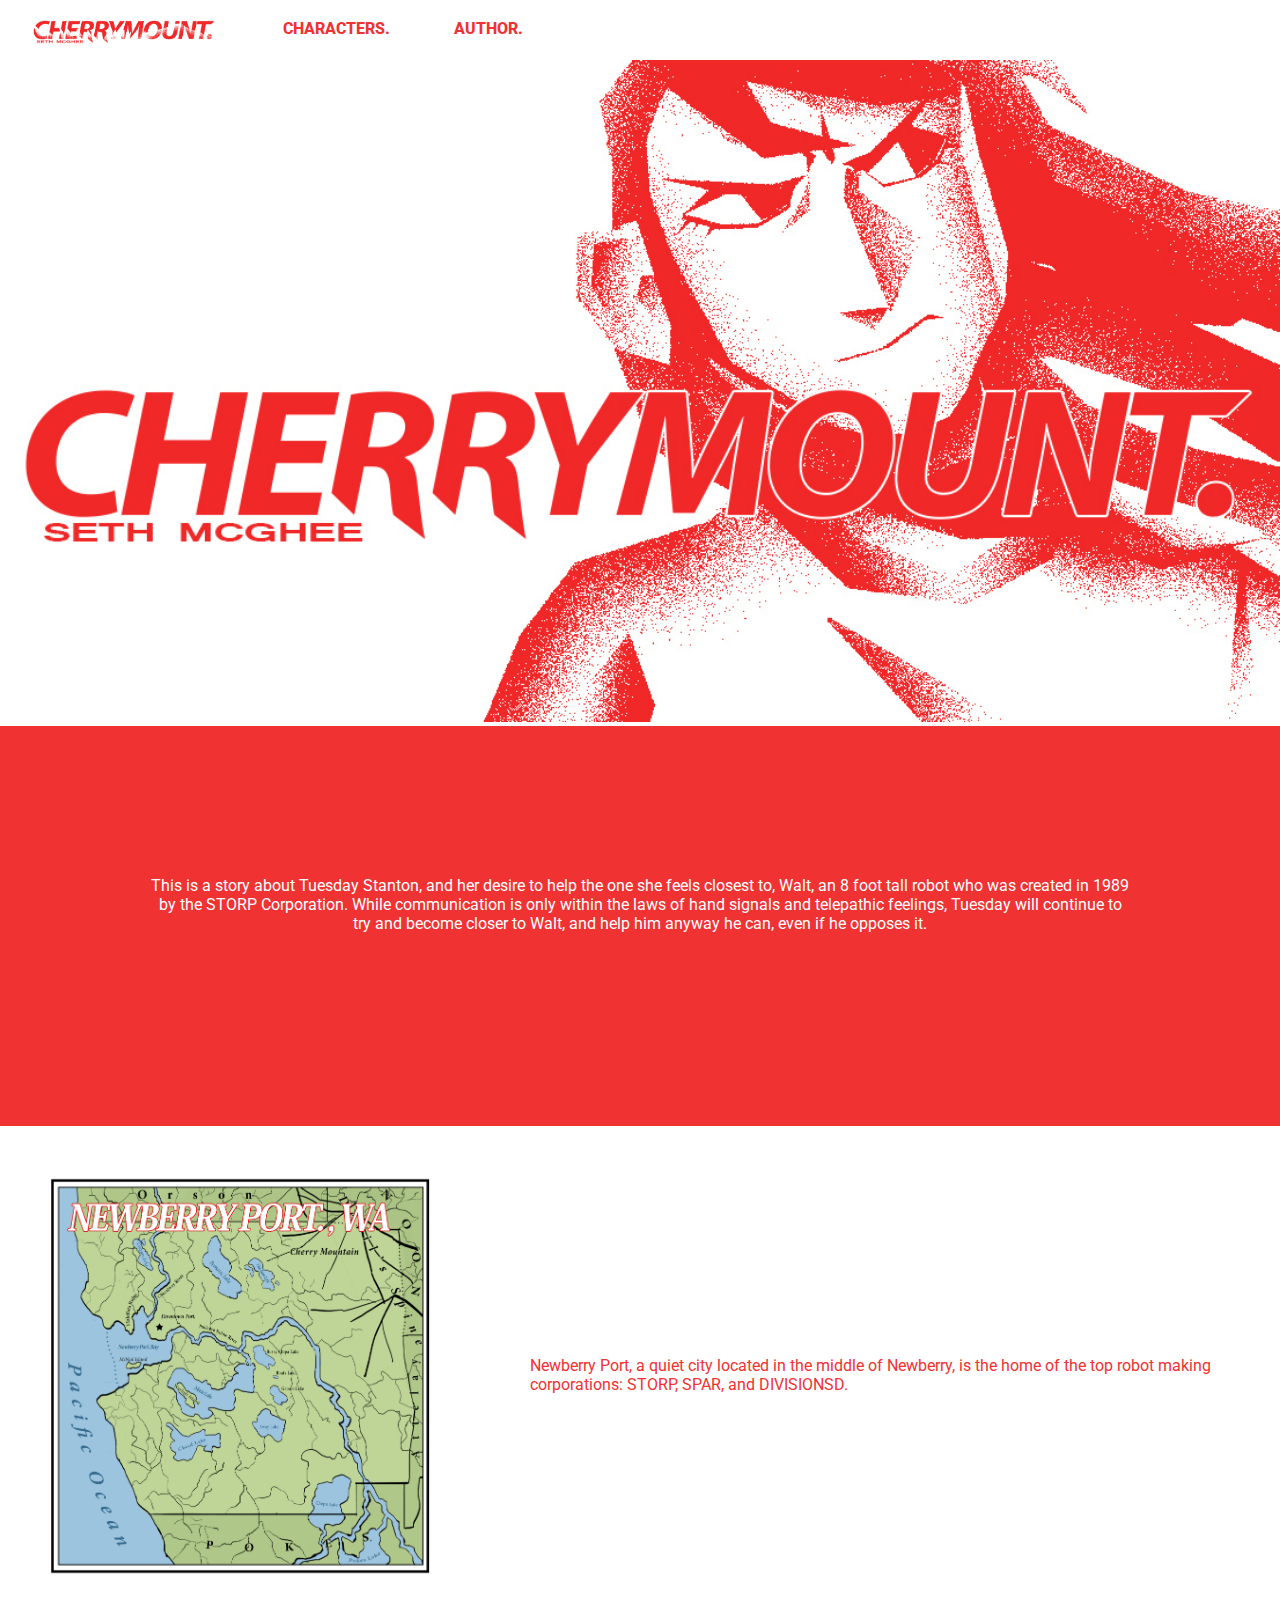
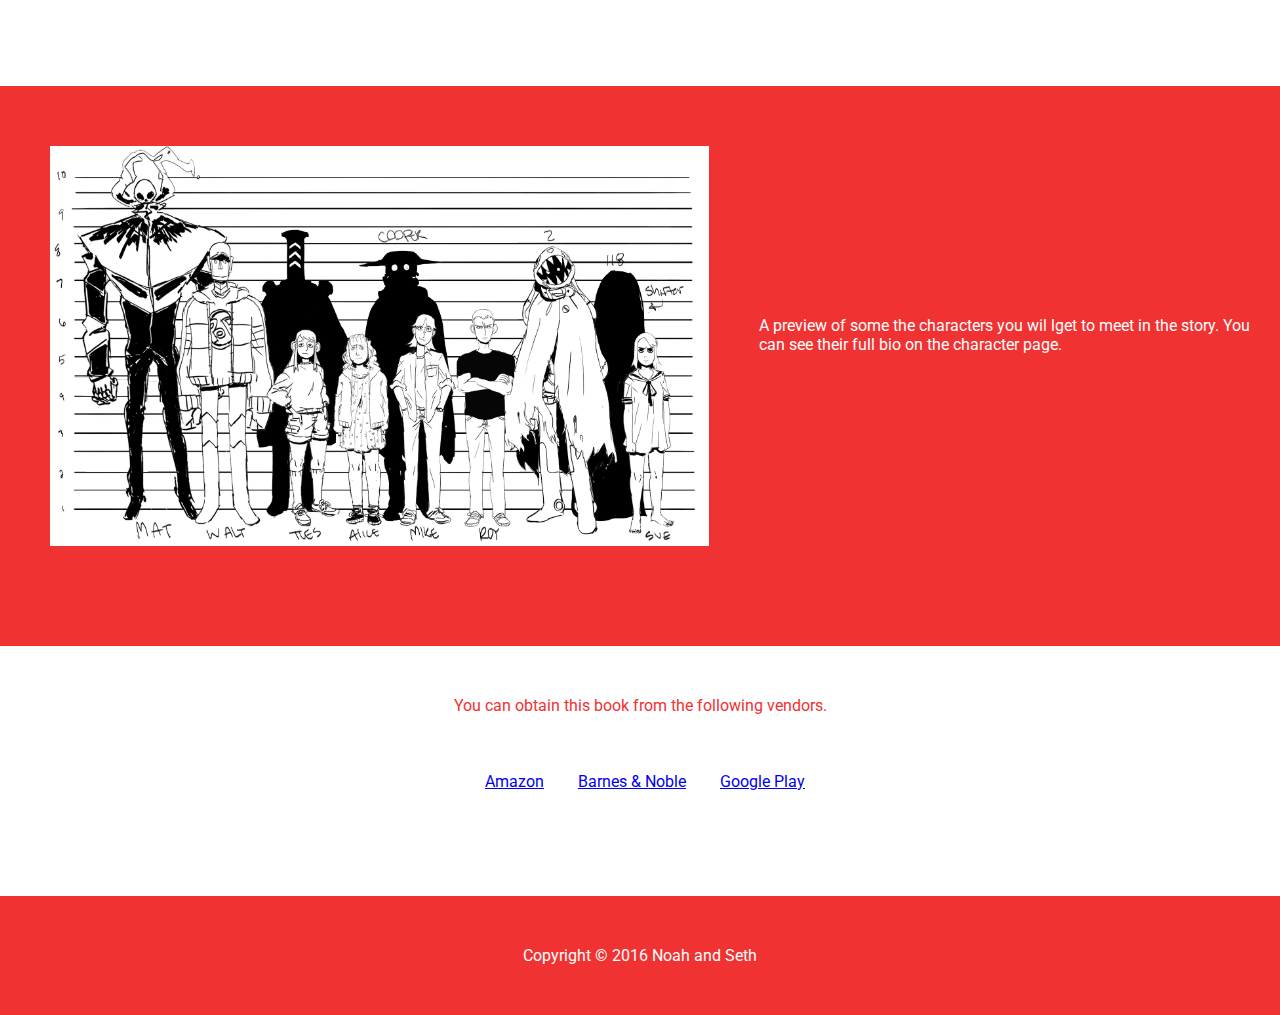
<file: index.html>
<!DOCTYPE html>
<html lang="en">
    <head>
        <meta charset="UTF-8" />
        <title>Cherry Mount</title>
        <link href="https://fonts.googleapis.com/css?family=Roboto" rel="stylesheet">
        <link rel="stylesheet" type="text/css" href="stylesheet.css">
        <link rel="icon" href="logo/favicon.ico" type="image/ico" sizes="16x16">
    </head>
    <body>
        <nav class="navigation">
            <a href="index.html"><img class="logo" src="logo/CMtitleBLOG.jpg" height="30px" width="auto" alt="Picture of Logo"></a>
            <a href="characters.html">CHARACTERS.</a>
            <a href="author.html">AUTHOR.</a>
        </nav>
        <header>
            <img src="logo/CMtitleTUES.jpg" alt="Image of the Logo with Tuesday in it">
        </header>
        <section id="story">
            <p>This is a story about Tuesday Stanton, and her desire to help the one she feels closest to, Walt, an 8 foot tall robot who was created in 1989 by the STORP Corporation.  While communication is only within the laws of hand signals and telepathic feelings, Tuesday will continue to try and become closer to Walt, and help him anyway he can, even if he opposes it.</p>
        </section>
        <section id="newberry">
            <img src="pictures/NEWBERRYMAP.jpg" alt="Image of Newberry Port, the main city the story takes place in.">
            <p>Newberry Port, a quiet city located in the middle of Newberry, is the home of the top robot making corporations: STORP, SPAR, and DIVISIONSD. </p>
        </section>
        <section id="chars">
            <img src="pictures/CMheightscale.jpg" alt="Image of all of the characters">
            <p>A preview of some the characters you wil lget to meet in the story. You can see their full bio on the character page.</p>
        </section>
        <section id="preorder">
            <p>You can obtain this book from the following vendors.</p>
            <br>
            <br>
            <br>
            <ul>
                <li><a href="http://www.amazon.com/">Amazon</a></li>
                <li><a href="http://www.barnesandnoble.com/">Barnes & Noble</a></li>
                <li><a href="https://play.google.com/store?hl=en">Google Play</a></li>
            </ul>
        </section>
        <footer>
            <p>Copyright © 2016 Noah and Seth</p>
        </footer>
    </body>
</html>
</file>
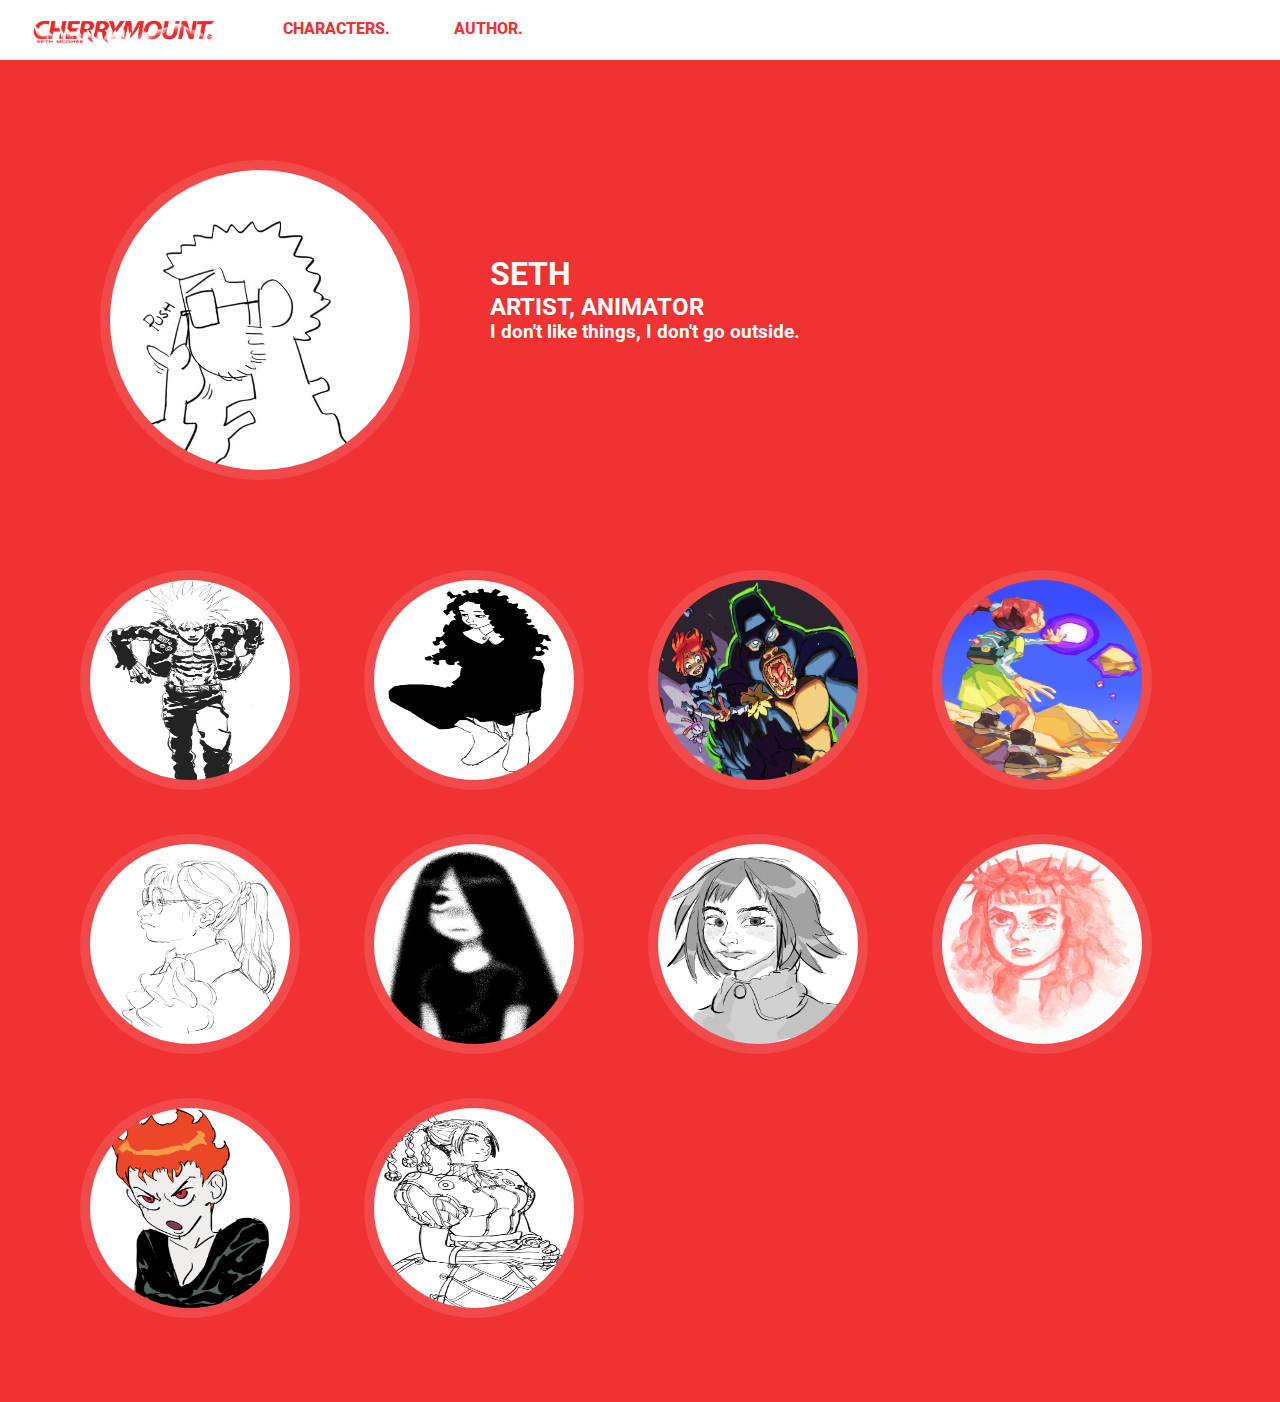
<file: author.html>
<!DOCTYPE html>
<html lang="en">
    <head>
        <meta charset="UTF-8" />
        <title>Cherry Mount - Author</title>
        <link href="https://fonts.googleapis.com/css?family=Roboto" rel="stylesheet">
        <link rel="stylesheet" type="text/css" href="stylesheet.css">
        <link rel="icon" href="logo/favicon.ico" type="image/ico" sizes="16x16">
    </head>
    <body>
        <nav class="navigation">
                <a href="index.html"><img class="logo" src="logo/CMtitleBLOG.jpg" height="30px" width="auto" alt="Picture of Logo"></a>
                <a href="characters.html">CHARACTERS.</a>
                <a href="author.html">AUTHOR.</a>
        </nav>
        <section id="author">
            <div id="about">
                <img src="works/self.jpg" alt="Image of the Author">
                <h1>SETH</h1>
                <h2>ARTIST, ANIMATOR</h2>
                <h3>I don't like things, I don't go outside.</h3>
            </div>
            <div id="works">
                <a href="works/1.png" target="_blank"><img src="works/1.png" alt="Image of Authors work"></a>
                <a href="works/2.png" target="_blank"><img src="works/2.png" alt="Image of Authors work"></a>
                <a href="works/3.png" target="_blank"><img src="works/3.png" alt="Image of Authors work"></a>
                <a href="works/4.png" target="_blank"><img src="works/4.png" alt="Image of Authors work"></a>
                <a href="works/5.png" target="_blank"><img src="works/5.png" alt="Image of Authors work"></a>
                <a href="works/6.png" target="_blank"><img src="works/6.png" alt="Image of Authors work"></a>
                <a href="works/7.png" target="_blank"><img src="works/7.png" alt="Image of Authors work"></a>
                <a href="works/8.png" target="_blank"><img src="works/8.png" alt="Image of Authors work"></a>
                <a href="works/9.png" target="_blank"><img src="works/9.png" alt="Image of Authors work"></a>
                <a href="works/10.png" target="_blank"><img src="works/10.png" alt="Image of Authors work"></a>
            </div>
        </section>
    </body>
</html>
</file>
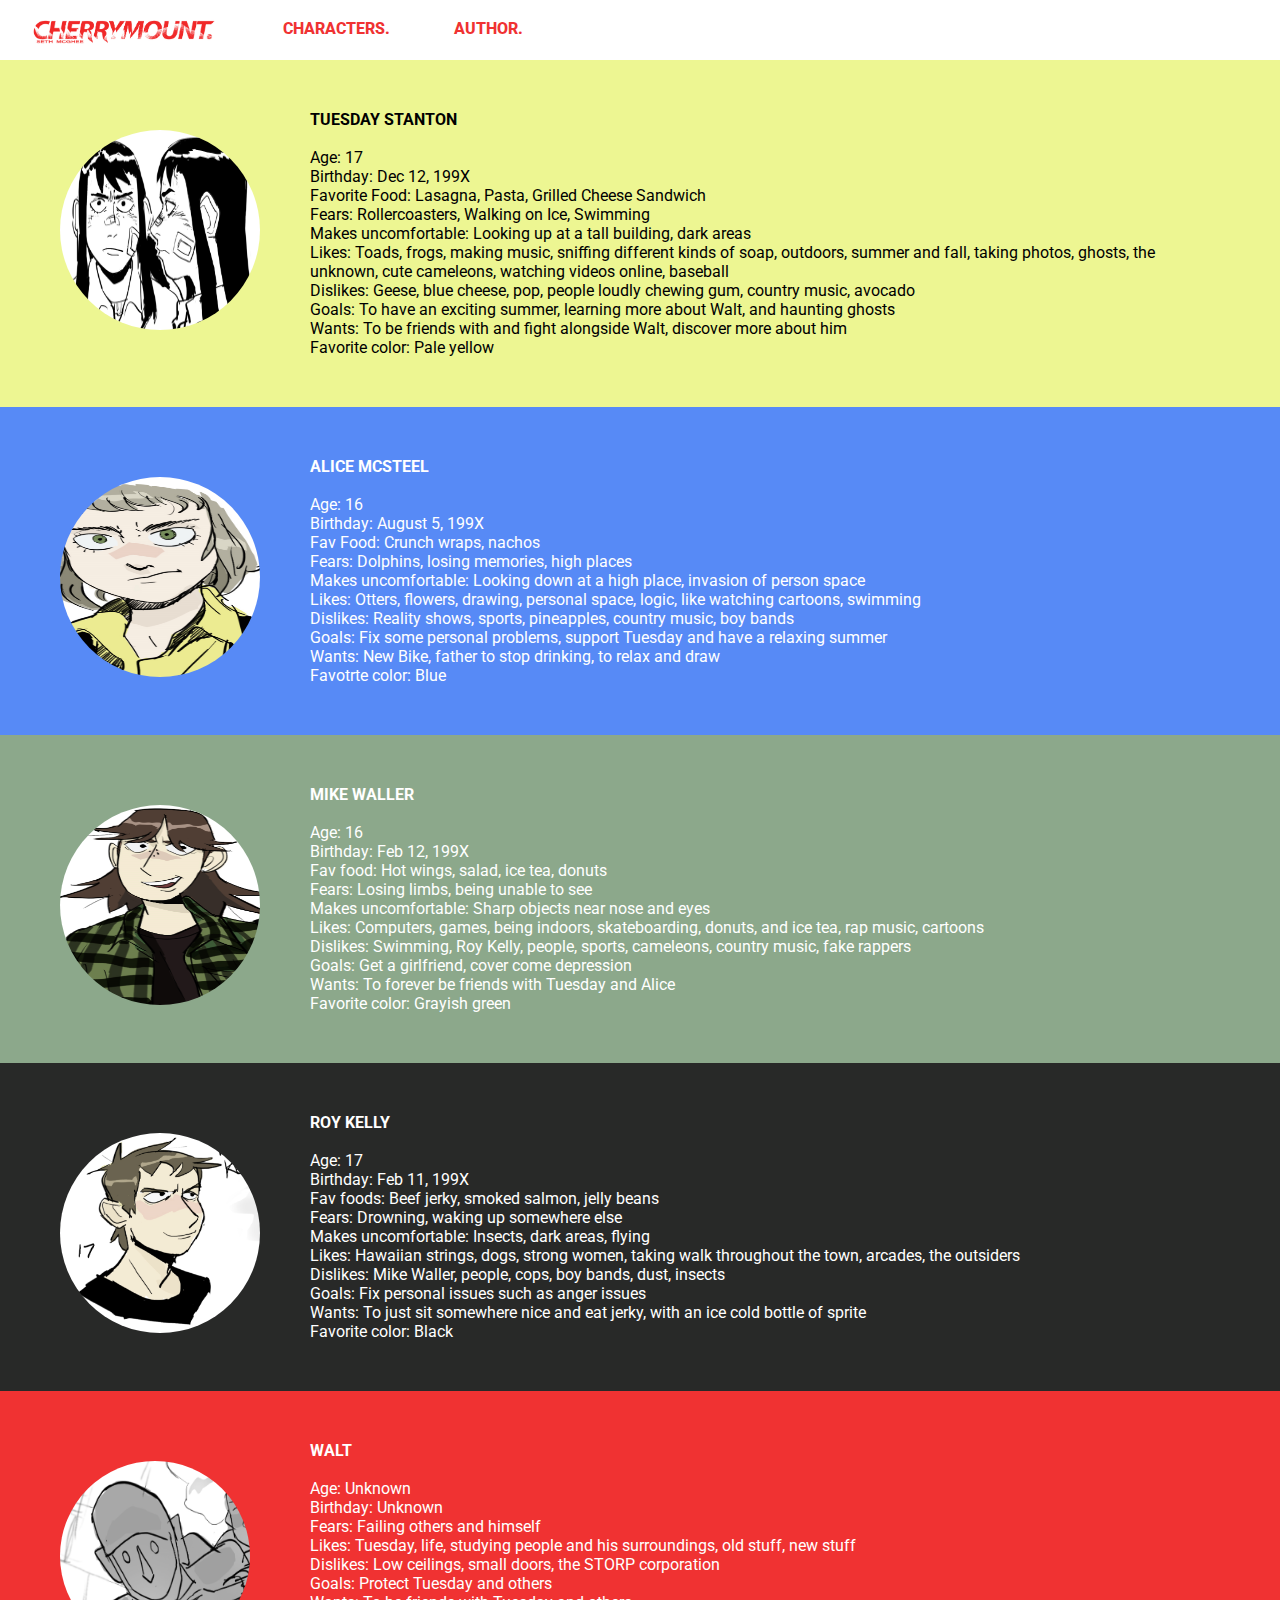
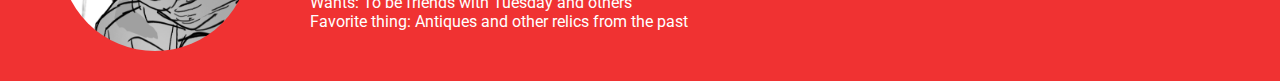
<file: characters.html>
<!DOCTYPE html>
<html lang="en">
    <head>
        <meta charset="UTF-8" />
        <title>Cherry Mount - Characters</title>
        <link href="https://fonts.googleapis.com/css?family=Roboto" rel="stylesheet">
        <link rel="stylesheet" type="text/css" href="stylesheet.css">
        <link rel="icon" href="logo/favicon.ico" type="image/ico" sizes="16x16">
    </head>
    <body>
        <nav class="navigation">
                <a href="index.html"><img class="logo" src="logo/CMtitleBLOG.jpg" height="30px" width="auto" alt="Picture of Logo"></a>
                <a href="characters.html">CHARACTERS.</a>
                <a href="author.html">AUTHOR.</a>
        </nav>
        <section id="characters">
            <div id="tuesday">
                <img src="pictures/TUESDAY_update.jpg" alt="Pictures of Tuesday Stanton">
                <ul>
                    <li><b>TUESDAY STANTON</b></li>
                    <br>
                    <li>Age: 17</li>
                    <li>Birthday: Dec 12, 199X</li>
                    <li>Favorite Food: Lasagna, Pasta, Grilled Cheese Sandwich</li>
                    <li>Fears: Rollercoasters, Walking on Ice, Swimming</li>
                    <li>Makes uncomfortable: Looking up at a tall building, dark areas</li>
                    <li>Likes: Toads, frogs, making music, sniffing different kinds of soap, outdoors, summer and fall, taking photos, ghosts, the unknown, cute cameleons, watching videos online, baseball</li>
                    <li>Dislikes: Geese, blue cheese, pop, people loudly chewing gum, country music, avocado</li>
                    <li>Goals: To have an exciting summer, learning more about Walt, and haunting ghosts</li>
                    <li>Wants: To be friends with and fight alongside Walt, discover more about him</li>
                    <li>Favorite color: Pale yellow</li>
                </ul>
            </div>
            <div id="alice">
                <img src="pictures/alice.png" alt="Picture of Alice McSteel">
                <ul>
                    <li><b>ALICE MCSTEEL</b></li>
                    <br>
                    <li>Age: 16</li>
                    <li>Birthday: August 5, 199X</li>
                    <li>Fav Food: Crunch wraps, nachos</li>
                    <li>Fears: Dolphins, losing memories, high places</li> 
                    <li>Makes uncomfortable: Looking down at a high place, invasion of person space</li>
                    <li>Likes: Otters, flowers, drawing, personal space, logic, like watching cartoons, swimming</li>
                    <li>Dislikes: Reality shows, sports, pineapples, country music, boy bands</li>
                    <li>Goals: Fix some personal problems, support Tuesday and have a relaxing summer</li>
                    <li>Wants: New Bike, father to stop drinking, to relax and draw</li>
                    <li>Favotrte color: Blue</li>
                </ul>
            </div>
            <div id="mike">
                <img src="pictures/mike.png" alt="Picture of Mike Waller">
                <ul>
                    <li><b>MIKE WALLER</b></li>
                    <br>
                    <li>Age: 16</li>
                    <li>Birthday: Feb 12, 199X</li>
                    <li>Fav food: Hot wings, salad, ice tea, donuts</li> 
                    <li>Fears: Losing limbs, being unable to see</li>
                    <li>Makes uncomfortable: Sharp objects near nose and eyes</li>
                    <li>Likes: Computers, games, being indoors, skateboarding, donuts, and ice tea, rap music, cartoons</li>
                    <li>Dislikes: Swimming, Roy Kelly, people, sports, cameleons, country music, fake rappers</li>
                    <li>Goals: Get a girlfriend, cover come depression</li> 
                    <li>Wants: To forever be friends with Tuesday and Alice</li>
                    <li>Favorite color: Grayish green</li>
                </ul>
            </div>
            <div id="roy">
                <img src="pictures/roy.png" alt="Picture of Roy Kelly">
                <ul>
                    <li><b>ROY KELLY</b></li>
                    <br>
                    <li>Age: 17</li>
                    <li>Birthday: Feb 11, 199X</li>
                    <li>Fav foods: Beef jerky, smoked salmon, jelly beans</li>
                    <li>Fears: Drowning, waking up somewhere else</li>
                    <li>Makes uncomfortable: Insects, dark areas, flying</li>
                    <li>Likes: Hawaiian strings, dogs, strong women, taking walk throughout the town, arcades, the outsiders</li>
                    <li>Dislikes: Mike Waller, people, cops, boy bands, dust, insects</li>
                    <li>Goals: Fix personal issues such as anger issues</li>
                    <li>Wants: To just sit somewhere nice and eat jerky, with an ice cold bottle of sprite</li>
                    <li>Favorite color: Black</li>
                </ul>
            </div>
            <div id="walt">
                <img src="pictures/walt.png" alt="Picture of Walt">
                <ul>
                    <li><b>WALT</b></li>
                    <br>
                    <li>Age: Unknown</li>
                    <li>Birthday: Unknown</li>
                    <li>Fears: Failing others and himself</li>
                    <li>Likes: Tuesday, life, studying people and his surroundings, old stuff, new stuff</li> 
                    <li>Dislikes: Low ceilings, small doors, the STORP corporation</li>
                    <li>Goals: Protect Tuesday and others</li>
                    <li>Wants: To be friends with Tuesday and others</li>
                    <li>Favorite thing: Antiques and other relics from the past</li>
                </ul>
            </div>
        </section>
    </body>
</html>
</file>
<file: stylesheet.css>
/*-------- Global --------*/

* {
    margin: auto;
    font-family: 'Roboto', sans-serif;
}


/*-------- Navbar --------*/
.navigation {
    width: 100%;
    height: 60px;
    background-color: white;
}

.logo {
    display: inline-block;
    vertical-align: top;
    margin-top: -3px;
    margin-left: 20px;
}
.navigation a {
    font-weight: 800;
    color: #f03232;
    text-decoration: none;
    display: inline-block;
    vertical-align: top;
    margin-left: 10px;
    margin-top: 19px;
    margin-right: 50px;
}

/*-------- Home Page --------*/

header img {
    background-color: #f03232;
    height: 100%;
    width: 100%;
}

#story {
    height: 300px;
    padding: 50px 50px 50px 50px;
    color: white;
    background-color: #f03232; 
}

#story p {
    text-align: center;
    padding: 100px 100px 100px 100px;
}

#story img {
    display: inline-block;
    margin-left: 300px;
}
#newberry {
    padding: 30px 30px 30px 30px;
    height: 500px;
    color: #f03232;
}

#newberry img {
    float: left;
    margin: 20px 20px 20px 20px;
    height: 400px;
    width: auto;
}

#newberry p{
    margin-top: 200px;
    margin-left: 500px;
}

#chars {
    padding: 30px 30px 30px 30px;
    height: 500px;
    color: white;
    background-color: #f03232;
}

#chars img {
    float: left;
    margin: 30px 50px 0px 20px;
    height: 400px;
    width: auto;
}

#chars p {
    margin-top: 200px;
    margin-left: 500px;
}

#preorder {
    height: 150px;
    padding: 50px 50px 50px 50px;
    text-align: center;
    color: #f03232;
    height: 200pxf03232;
}

#preorder ul {
    list-style: none;  
}

#preorder li {
    display: inline-block;
    margin-right: 30px;
}

footer {
    text-align: center;
    padding: 50px 50px 50px 50px;

    color: white;
    background-color: #f03232;   
}

footer ul {
    list-style: none;
}

footer li {
    display: inline-block;
    margin-right: 50px; 
}
/*-------- Characters Page --------*/
#characters ul {
    list-style: none; 
}

#characters li {
    margin-left: 210px;
}

#tuesday, #alice, #mike, #roy, #walt {
    padding: 50px 60px 50px 60px;
}

#tuesday {
    color: black;
    background-color: #edf692;
}

#tuesday img {
    height: 200px;
    border-radius: 50%;
    width: 200px;
    float: left;
    margin-top: 20px;
    margin-right: px;
}

#alice {
    color: white;
    background-color: #578af6;
}

#alice img {
    height: 200px;
    border-radius: 50%;
    width: 200px;
    float: left;
    margin-top: 20px;
    margin-right: 40px;
}

#mike {
    color: white;
    background-color: #8ca88b;
}

#mike img {
    height: 200px;
    border-radius: 50%;
    width: 200px;
    float: left;
    margin-top: 20px;
    margin-right: 40px;
}

#roy {
    color: white;
    background-color: #282928;
}

#roy img {
    height: 200px;
    border-radius: 50%;
    width: 200px;
    float: left;
    margin-top: 20px;
    margin-right: 40px;
}

#walt {
    color: white;
    background-color: #f03232;
}

#walt img {
    height: 190px;
    border-radius: 50%;
    width: 190px;
    float: left;
    margin-top: 20px;
    margin-right: 40px;
}


/*-------- Author Page --------*/
#author {
    background: #f03232;
    padding: 50px 50px 50px 50px;
}

#about {
    padding: 50px 10px 50px 50px;
    height: 350px;
}

#about img {
    float: left;
    height: 300px;
    width: auto;
    border-radius: 50%;
    border-style: solid;
    border-width: 10px 10px 10px 10px;
    border-color: #f24a4a;
    margin-right: 70px;
}

#about h1, h2, h3 {
    color: white;
}

#about h1 {
    margin-top: 95px;
}

#works img {
    height: 200px;
    width: 200px;
    border-radius: 50%;
    border-style: solid;
    border-width: 10px 10px 10px 10px;
    border-color: #f24a4a;
    margin: 10px 30px 30px 30px;
     
}

#works img:hover {
    border-radius: 50%;
    border-style: solid;
    border-width: 10px 10px 10px 10px;
    border-color: #fff;
    -webkit-transition: 2s; /* Safari */
    transition: 1s;
}
</file>
